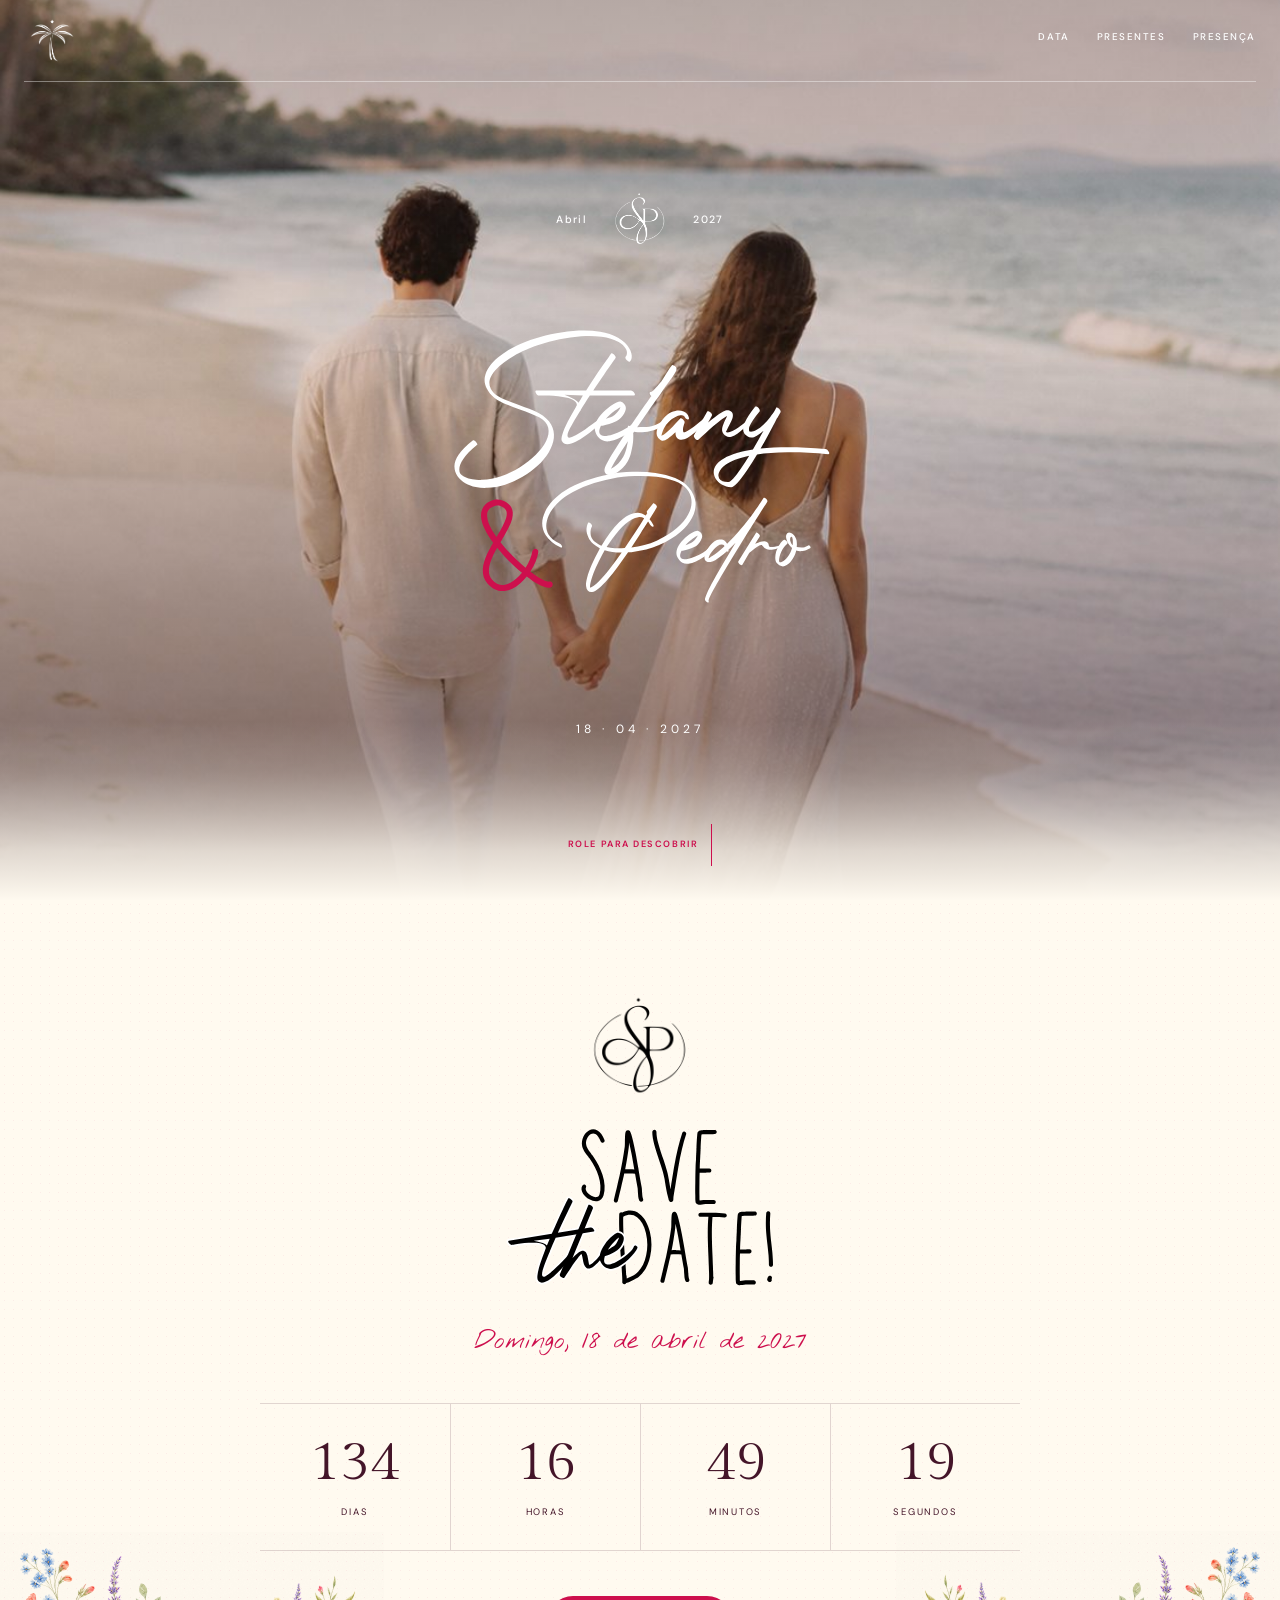
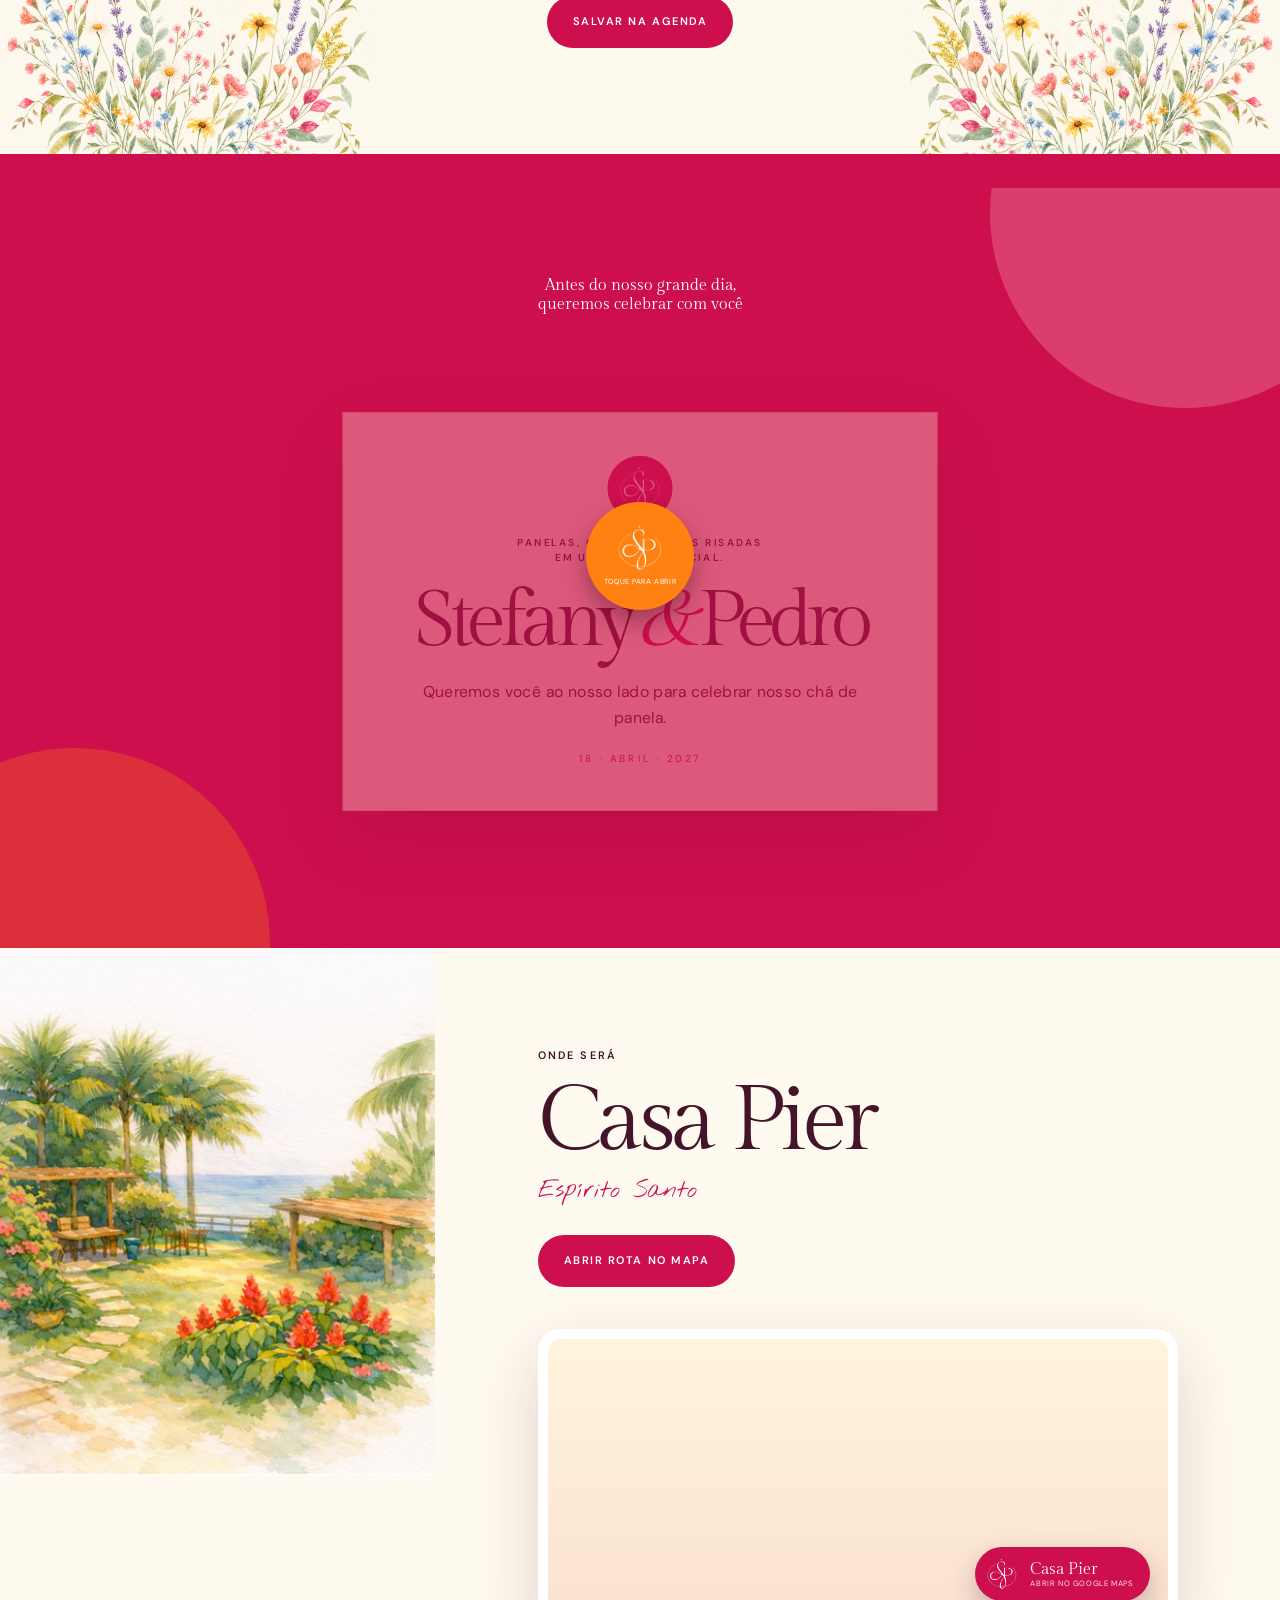
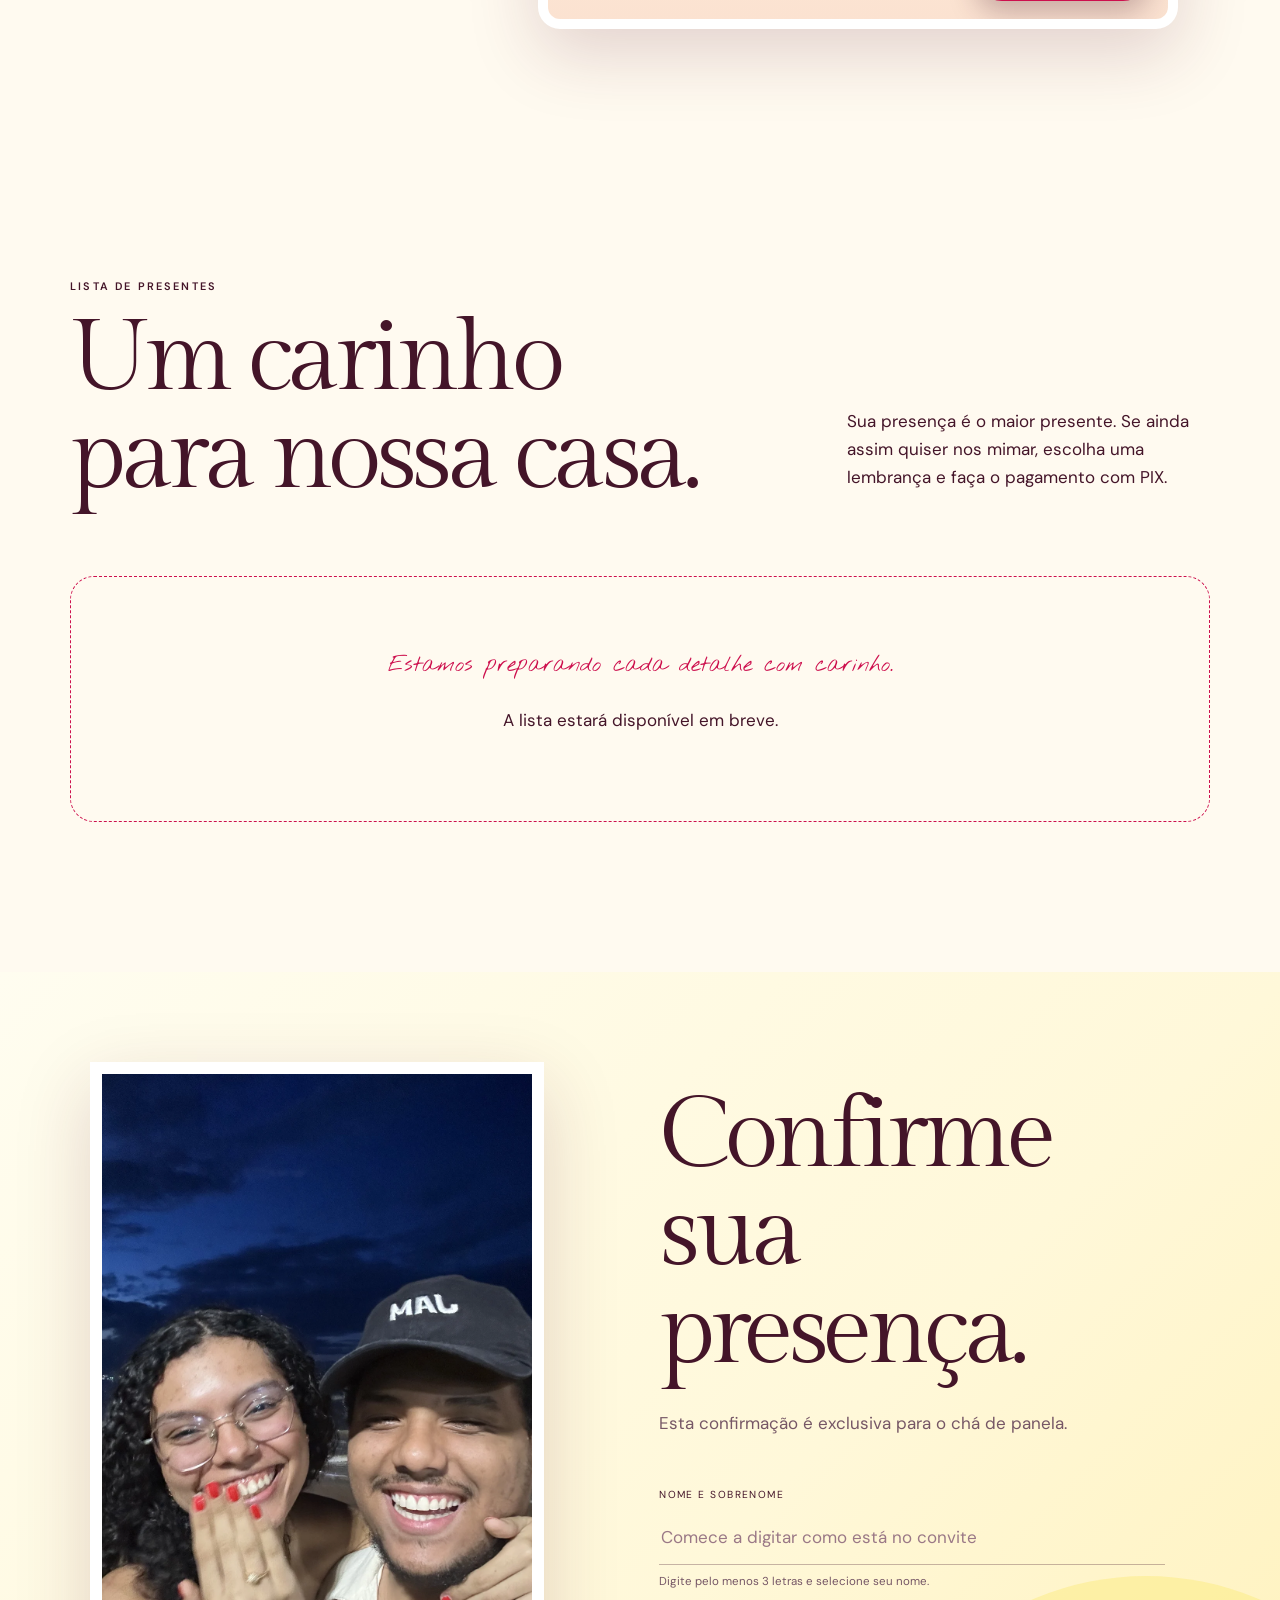
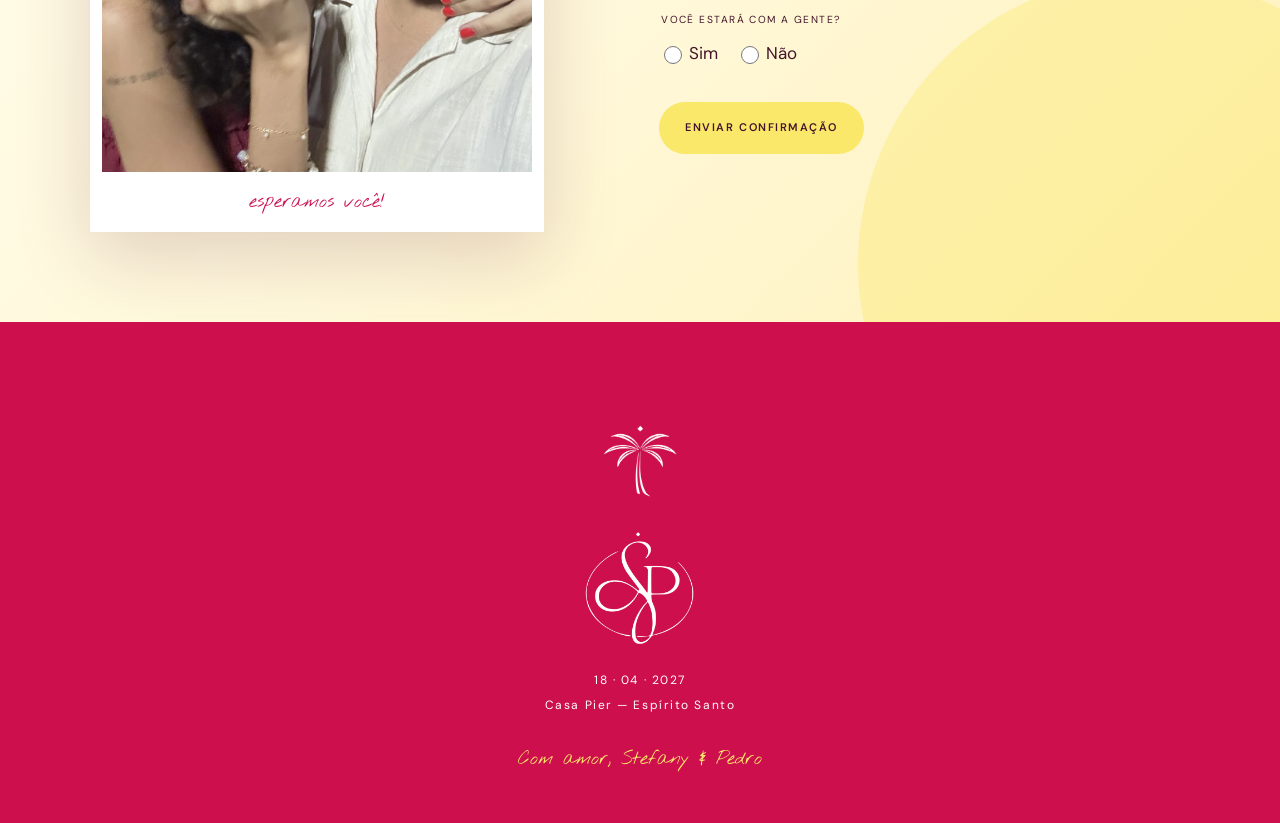
<file: cha-de-panela.html>
<!DOCTYPE html>
<html lang="pt-BR">
<head>
  <meta charset="UTF-8">
  <meta name="viewport" content="width=device-width, initial-scale=1">
  <meta name="theme-color" content="#cd0f4d">
  <meta name="robots" content="noindex, nofollow">
  <meta name="description" content="Convite para o chá de panela de Stefany e Pedro.">
  <title>Chá de Panela — Stefany &amp; Pedro</title>
  <link rel="preconnect" href="https://fonts.googleapis.com">
  <link rel="preconnect" href="https://fonts.gstatic.com" crossorigin>
  <link href="https://fonts.googleapis.com/css2?family=DM+Sans:wght@300;400;500;600&amp;family=Gilda+Display&amp;family=Nothing+You+Could+Do&amp;display=swap" rel="stylesheet">
  <link rel="stylesheet" href="styles.css?v=20260821-53">
</head>
<body>
  <a class="skip" href="#conteudo">Ir para o conteúdo</a>

  <nav class="site-nav" aria-label="Navegação principal">
    <a class="nav-mark" href="#inicio" aria-label="Stefany e Pedro — início"><img src="assets/identity-palm.png" alt="" aria-hidden="true"></a>
    <button class="menu-toggle" type="button" aria-expanded="false" aria-controls="nav-links" aria-label="Abrir menu"><span></span><span></span></button>
    <div class="nav-links" id="nav-links">
      <a href="#save-the-date">Data</a>
      <a href="#presentes">Presentes</a>
      <a href="#rsvp">Presença</a>
    </div>
  </nav>

  <main id="conteudo">
    <header class="hero" id="inicio">
      <div class="hero-media" aria-hidden="true">
        <video id="hero-video" autoplay muted loop playsinline poster="assets/hero-casal.jpg">
          <source src="assets/video-casal.mp4" type="video/mp4">
        </video>
        <img class="hero-fallback" src="assets/hero-casal.jpg" alt="">
      </div>
      <div class="hero-shade"></div>
      <div class="hero-content reveal">
        <div class="hero-year"><span>Abril</span><img class="brand-monogram hero-monogram" src="assets/monogram-sp.png" alt="Monograma de Stefany e Pedro"><span>2027</span></div>
        <h1 class="hero-lettering" aria-label="Stefany e Pedro"><img src="assets/convites-virtuais.svg?v=20260821-2" alt="" aria-hidden="true"></h1>
        <p class="hero-date">18 · 04 · 2027</p>
        <button class="sound-toggle" id="sound-toggle" type="button" aria-pressed="false" hidden><span class="sound-bars" aria-hidden="true"><i></i><i></i><i></i></span><span id="sound-label">Ativar som</span></button>
      </div>
      <a class="scroll-cue" href="#save-the-date"><span>role para descobrir</span><i></i></a>
    </header>

    <section class="save-date paper-section" id="save-the-date" aria-label="Save the date">
      <img class="save-floral save-floral-left" src="assets/watercolor-wildflowers.png" alt="" aria-hidden="true" loading="lazy" decoding="async">
      <img class="save-floral save-floral-right" src="assets/watercolor-wildflowers.png" alt="" aria-hidden="true" loading="lazy" decoding="async">
      <div class="save-inner reveal">
        <img class="save-monogram" src="assets/monogram-sp.png" alt="Monograma S e P">
        <div class="save-lettering"><img src="assets/save-the-date-lettering.svg" alt="Save the date"></div>
        <p class="date-written">Domingo, 18 de abril de 2027</p>
        <div class="countdown" data-date="2027-04-18T16:00:00-03:00" aria-label="Contagem regressiva para o chá de panela">
          <div><strong id="count-days">000</strong><span>dias</span></div>
          <div><strong id="count-hours">00</strong><span>horas</span></div>
          <div><strong id="count-minutes">00</strong><span>minutos</span></div>
          <div><strong id="count-seconds">00</strong><span>segundos</span></div>
        </div>
        <button class="button button-wine" type="button" id="calendar-button">Salvar na agenda</button>
      </div>
    </section>

    <section class="invitation-section" id="convite" aria-labelledby="convite-title">
      <div class="invite-parents reveal"><p>Antes do nosso grande dia,<br>queremos celebrar com você</p></div>
      <div class="invitation-card reveal" id="invitation-card">
        <button class="seal" id="open-invite" type="button" aria-expanded="false" aria-controls="invite-copy"><img src="assets/monogram-sp.png" alt="" aria-hidden="true"><small>toque para abrir</small></button>
        <div class="invite-copy" id="invite-copy">
          <span class="invite-monogram-badge"><img class="brand-monogram invite-monogram" src="assets/monogram-sp.png" alt="Monograma de Stefany e Pedro"></span>
          <p class="eyebrow">PANELAS, CARINHO E BOAS RISADAS<br>EM UMA TARDE ESPECIAL.</p>
          <h2 id="convite-title">Stefany <i>&amp;</i> Pedro</h2>
          <p>Queremos você ao nosso lado para celebrar nosso chá de panela.</p>
          <span class="invite-date">18 · abril · 2027</span>
        </div>
      </div>
    </section>


    <section class="venue" id="local" aria-labelledby="local-title">
      <div class="venue-photo reveal"><img src="assets/venue-watercolor-palms.png" alt="Aquarela tropical do local do chá de panela" loading="lazy" decoding="async"></div>
      <div class="venue-copy reveal">
        <p class="eyebrow">Onde será</p><h2 id="local-title">Casa Pier</h2><p class="venue-place">Espírito Santo</p>
        <a class="button button-wine" href="https://www.google.com/maps/search/?api=1&amp;query=Casa+Pier+Esp%C3%ADrito+Santo" target="_blank" rel="noopener">Abrir rota no mapa</a>
        <div class="map-preview"><iframe src="https://www.google.com/maps?q=Casa+Pier+Esp%C3%ADrito+Santo&amp;output=embed" title="Mapa da Casa Pier, Espírito Santo" loading="lazy" referrerpolicy="no-referrer-when-downgrade"></iframe><a class="map-overlay-link" href="https://www.google.com/maps/search/?api=1&amp;query=Casa+Pier+Esp%C3%ADrito+Santo" target="_blank" rel="noopener"><img src="assets/monogram-sp.png" alt="" aria-hidden="true"><span><strong>Casa Pier</strong><small>Abrir no Google Maps</small></span></a></div>
      </div>
    </section>


    <section class="gifts" id="presentes" aria-labelledby="gifts-title">
      <div class="gifts-heading reveal"><div><p class="eyebrow">Lista de presentes</p><h2 id="gifts-title">Um carinho<br>para nossa casa.</h2></div><p>Sua presença é o maior presente. Se ainda assim quiser nos mimar, escolha uma lembrança e faça o pagamento com PIX.</p></div>
      <div class="grid-presentes" id="container-presentes" aria-live="polite"></div>
    </section>

    <section class="rsvp" id="rsvp" aria-labelledby="rsvp-title">
      <div class="rsvp-photo reveal"><img src="assets/photos/memory-02.webp" alt="Stefany e Pedro sorrindo juntos" loading="lazy" decoding="async"><span class="hand">esperamos você!</span></div>
      <div class="rsvp-copy reveal">
        <h2 id="rsvp-title">Confirme sua presença.</h2><p>Esta confirmação é exclusiva para o chá de panela.</p>
        <form id="shower-rsvp-form" class="pretty-form">
          <label for="shower-rsvp-name">Nome e sobrenome</label>
          <div class="guest-name-field">
            <input id="shower-rsvp-name" name="name" type="text" autocomplete="off" maxlength="120" required placeholder="Comece a digitar como está no convite" aria-autocomplete="list" aria-controls="shower-guest-suggestions" aria-expanded="false">
            <input id="shower-rsvp-guest-id" name="guest_id" type="hidden">
            <div id="shower-guest-suggestions" class="guest-suggestions" role="listbox" hidden></div>
          </div>
          <small id="shower-rsvp-guest-limit" class="guest-limit" aria-live="polite">Digite pelo menos 3 letras e selecione seu nome.</small>
          <fieldset><legend>Você estará com a gente?</legend><label class="choice"><input type="radio" name="attendance" value="sim" required><span>Sim</span></label><label class="choice"><input type="radio" name="attendance" value="nao"><span>Não</span></label></fieldset>
          <div id="shower-guest-count-field" hidden><label for="shower-guest-count">Quantas pessoas irão?</label><input id="shower-guest-count" name="guest_count" type="number" min="1" max="1" value="1"></div>
          <input class="honeypot" name="website" type="text" tabindex="-1" autocomplete="off" aria-hidden="true">
          <button class="button button-yellow" type="submit">Enviar confirmação</button><p class="form-status" id="shower-rsvp-status" role="status" aria-live="polite"></p>
        </form>
      </div>
    </section>

  </main>

  <footer class="site-footer">
    <img class="footer-palm" src="assets/identity-palm.png" alt=""><img class="footer-monogram" src="assets/monogram-sp.png" alt="Monograma de Stefany e Pedro"><p>18 · 04 · 2027</p><p>Casa Pier — Espírito Santo</p><p class="hand">Com amor, Stefany &amp; Pedro</p>
  </footer>

  <div id="modal-pagamento" class="modal-overlay" role="dialog" aria-modal="true" aria-labelledby="checkout-title" hidden>
    <div class="modal-content"><button class="modal-close" type="button" id="modal-close" aria-label="Fechar pagamento">×</button><img class="brand-monogram checkout-monogram" src="assets/monogram-sp.png" alt="Monograma de Stefany e Pedro"><h2 id="checkout-title">Obrigado pelo carinho</h2><p id="resumo-compra"></p>
      <div id="area-pix"><p class="eyebrow">Pagamento via PIX</p><p id="aviso-valor-pix"></p><p>Use o PIX Copia e Cola no aplicativo do seu banco:</p><button class="button button-wine" type="button" id="copy-pix">Copiar código PIX</button></div>
      <div id="area-cartao" hidden><p>Prefere pagar com cartão?</p><a id="btn-link-pagamento" class="button button-wine" href="#" target="_blank" rel="noopener">Pagar com cartão</a></div>
    </div>
  </div>

  <script src="cha-de-panela.js?v=20260821-10"></script>
</body>
</html>
</file>
<file: styles.css>
:root{
  --pink:#ffb3bd;--yellow:#fae86a;--green:#43b02a;--orange:#fe8111;--wine:#cd0f4d;
  --paper:#fffaf0;--cream:#fff4dc;--ink:#441529;--white:#fff;--muted:#765766;
  --display:'Gilda Display',Georgia,serif;--sans:'DM Sans',Arial,sans-serif;--hand:'Nothing You Could Do',cursive;
  --shadow:0 24px 70px rgba(92,25,52,.18);--line:rgba(68,21,41,.16)
}
*,*:before,*:after{box-sizing:border-box}
html{scroll-behavior:smooth;scroll-padding-top:80px}
body{margin:0;background:var(--paper);color:var(--ink);font:400 17px/1.65 var(--sans);overflow-x:hidden}
body.modal-open{overflow:hidden}
img,video,svg{display:block;max-width:100%}
button,input,textarea{font:inherit}button,a{-webkit-tap-highlight-color:transparent}
h1,h2,h3,p{margin-top:0}h1,h2,h3{font-family:var(--display);font-weight:400;line-height:.98}
a{color:inherit}::selection{background:var(--pink);color:var(--ink)}
[hidden]{display:none!important}
.skip{position:fixed;top:10px;left:10px;z-index:9999;padding:10px 16px;background:var(--ink);color:#fff;transform:translateY(-150%)}.skip:focus{transform:none}
.eyebrow{margin-bottom:18px;font:600 .68rem/1 var(--sans);letter-spacing:.2em;text-transform:uppercase}
.hand{font-family:var(--hand)}
.button{display:inline-flex;min-height:52px;align-items:center;justify-content:center;padding:14px 26px;border:0;border-radius:999px;font:600 .69rem/1 var(--sans);letter-spacing:.14em;text-decoration:none;text-transform:uppercase;cursor:pointer;transition:transform .25s,box-shadow .25s,background .25s}.button:hover,.button:focus-visible{transform:translateY(-3px);box-shadow:0 12px 26px rgba(68,21,41,.16)}.button-wine{background:var(--wine);color:#fff}.button-yellow{background:var(--yellow);color:var(--ink)}

/* Navigation */
.site-nav{position:fixed;inset:0 0 auto;z-index:1000;display:flex;width:min(calc(100% - 48px),1400px);height:82px;margin:auto;align-items:center;justify-content:space-between;border-bottom:1px solid rgba(255,255,255,.4);color:#fff}
.nav-mark{display:grid;width:56px;height:56px;place-items:center;text-decoration:none}.nav-mark img{width:46px;height:46px;object-fit:contain;filter:invert(1) brightness(2);transition:transform .3s,filter .4s ease-in-out}.nav-mark:hover img,.nav-mark:focus-visible img{transform:translateY(-2px) rotate(-4deg)}
.site-nav{transition:color .4s ease-in-out,border-color .4s ease-in-out}.site-nav .nav-links a:after{transition:width .25s,background .4s ease-in-out}.site-nav.nav-on-light{border-bottom-color:rgba(205,15,77,.48);color:var(--wine)}.site-nav.nav-on-light .nav-mark img{filter:invert(16%) sepia(79%) saturate(3067%) hue-rotate(326deg) brightness(89%)}.site-nav.nav-on-light .nav-links a:after{background:var(--wine)}.site-nav.nav-on-light .nav-links.open{color:#fff}.site-nav.nav-on-light .nav-links.open a:after{background:var(--yellow)}
.nav-links{display:flex;align-items:center;gap:clamp(15px,2.1vw,34px)}.nav-links a{font:500 .61rem var(--sans);letter-spacing:.16em;text-decoration:none;text-transform:uppercase}.nav-links a:after{display:block;width:0;height:2px;margin-top:6px;background:var(--yellow);content:'';transition:width .25s}.nav-links a:hover:after,.nav-links a:focus-visible:after{width:100%}
.menu-toggle{display:none;width:46px;height:46px;padding:0;border:0;background:none}.menu-toggle span{display:block;width:25px;height:1px;margin:7px auto;background:currentColor;transition:.25s}.menu-toggle.open span:first-child{transform:translateY(4px) rotate(45deg)}.menu-toggle.open span:last-child{transform:translateY(-4px) rotate(-45deg)}

/* Hero */
.hero{position:relative;display:grid;min-height:100svh;place-items:center;isolation:isolate;overflow:hidden;color:#fff}
.hero:after{position:absolute;right:0;bottom:-1px;left:0;z-index:-1;height:clamp(145px,20vh,220px);background:linear-gradient(180deg,rgba(255,250,240,0),rgba(255,250,240,.22) 28%,rgba(255,250,240,.78) 72%,var(--paper) 100%);content:'';pointer-events:none}
.hero-media,.hero-shade{position:absolute;inset:0}.hero-media{z-index:-3;background:#7d5c4c}.hero-media video,.hero-fallback{width:100%;height:100%;object-fit:cover}.hero-fallback{position:absolute;inset:0;z-index:-1}.video-ready .hero-fallback{opacity:0}.hero-shade{z-index:-2;background:linear-gradient(180deg,rgba(31,9,19,.25),rgba(31,9,19,.05) 40%,rgba(31,9,19,.56))}
.hero-content{padding:120px 24px 90px;text-align:center}.hero-year{display:flex;align-items:center;justify-content:center;gap:24px;margin-bottom:25px;font:500 .66rem var(--sans);letter-spacing:.13em}.brand-monogram{display:block;object-fit:contain}.hero-monogram{width:58px;height:58px;filter:invert(1)}.invite-monogram,.checkout-monogram{width:66px;height:66px;margin:0 auto 20px;filter:invert(16%) sepia(79%) saturate(3067%) hue-rotate(326deg) brightness(89%)}
.hero-lettering{position:relative;width:clamp(300px,30vw,390px);aspect-ratio:279/307;margin:0 auto;overflow:hidden;filter:drop-shadow(0 5px 20px rgba(0,0,0,.25))}.hero-lettering img{position:absolute;top:-17.9%;left:-2.2%;width:106.5%;max-width:none}.hero-date{margin:24px 0 0;font-size:.75rem;letter-spacing:.35em}.sound-toggle{display:inline-flex;align-items:center;gap:10px;margin-top:35px;padding:9px 14px;border:1px solid rgba(255,255,255,.6);border-radius:99px;background:rgba(0,0,0,.15);color:#fff;font-size:.62rem;letter-spacing:.13em;text-transform:uppercase;cursor:pointer;backdrop-filter:blur(8px)}
.sound-bars{display:flex;height:12px;align-items:end;gap:2px}.sound-bars i{display:block;width:2px;height:6px;background:currentColor}.sound-toggle[aria-pressed=true] .sound-bars i{animation:sound .7s infinite alternate}.sound-toggle[aria-pressed=true] .sound-bars i:nth-child(2){animation-delay:.2s}.sound-toggle[aria-pressed=true] .sound-bars i:nth-child(3){animation-delay:.4s}@keyframes sound{to{height:12px}}
.scroll-cue{position:absolute;bottom:34px;z-index:1;display:flex;align-items:center;gap:13px;color:var(--wine);font-size:.57rem;font-weight:600;letter-spacing:.17em;text-decoration:none;text-transform:uppercase}.scroll-cue i{display:block;width:1px;height:42px;background:var(--wine);animation:scroll 1.6s infinite}@keyframes scroll{50%{transform:scaleY(.45);transform-origin:top}}

/* Save the date */
.paper-section{background-color:var(--paper);background-image:radial-gradient(rgba(205,15,77,.055) .8px,transparent .8px);background-size:9px 9px}
.save-date{position:relative;min-height:860px;padding:92px 24px 140px;overflow:hidden;text-align:center}.save-date:after{position:absolute;right:0;bottom:0;left:0;z-index:2;height:34px;background:var(--wine);content:''}.save-inner{position:relative;z-index:3;width:min(100%,870px);margin:auto}.identity-palm{width:72px;margin:0 auto 28px;filter:invert(16%) sepia(79%) saturate(3067%) hue-rotate(326deg) brightness(89%)}.save-monogram{width:108px;height:108px;margin:0 auto 16px;object-fit:contain;filter:none}.save-lettering{width:clamp(230px,22vw,285px);aspect-ratio:262/180;margin:0 auto 16px;overflow:hidden}.save-lettering img{width:116.6%;max-width:none;height:auto;transform:translate(-10px,-27%)}.save-date h2,.section-heading h2,.details h2,.gallery h2,.gifts h2,.rsvp h2,.message-section h2{font-size:clamp(3.2rem,7.8vw,7.2rem);letter-spacing:-.055em}.save-date h2{margin-bottom:28px}.date-written{margin-bottom:45px;color:var(--wine);font:clamp(1.15rem,2vw,1.55rem) var(--hand)}
.countdown{display:grid;grid-template-columns:repeat(4,1fr);width:min(100%,760px);margin:0 auto 45px;border-top:1px solid var(--line);border-bottom:1px solid var(--line)}.countdown div{position:relative;padding:26px 12px}.countdown div+div{border-left:1px solid var(--line)}.countdown strong{display:block;font:clamp(2rem,4.3vw,4rem) var(--display);font-variant-numeric:tabular-nums}.countdown span{font-size:.59rem;letter-spacing:.19em;text-transform:uppercase}
.save-floral{position:absolute;bottom:0;z-index:1;width:clamp(340px,30vw,510px);height:clamp(300px,28vw,430px);object-fit:contain;mix-blend-mode:multiply;opacity:.92;pointer-events:none;user-select:none}.save-floral-left{left:0;object-position:left bottom}.save-floral-right{right:0;object-position:right bottom;transform:scaleX(-1)}

/* Interactive invitation */
.invitation-section{position:relative;min-height:760px;padding:88px 24px 112px;background:var(--wine);color:#fff;overflow:hidden;text-align:center}.invitation-section:before,.invitation-section:after{position:absolute;border-radius:50%;content:'';opacity:.28}.invitation-section:before{top:-170px;right:-100px;width:390px;height:390px;background:var(--pink)}.invitation-section:after{bottom:-190px;left:-120px;width:390px;height:390px;background:var(--orange)}.invite-parents{position:relative;z-index:2;margin-bottom:28px;color:#fff;font:1rem var(--display)}
.invitation-card{position:relative;z-index:3;width:min(92vw,640px);min-height:420px;margin:auto;perspective:1200px}.invite-copy{display:grid;min-height:420px;padding:46px clamp(28px,7vw,68px);border:1px solid rgba(68,21,41,.12);background:var(--cream);color:var(--ink);box-shadow:0 28px 80px rgba(50,4,24,.34);place-content:center;transition:transform .8s cubic-bezier(.2,.7,.2,1),opacity .5s;transform:translateY(55px) scale(.93);opacity:.32}.invitation-card.open .invite-copy{transform:none;opacity:1}.invite-monogram-badge{display:grid;width:70px;height:70px;margin:0 auto 16px;border-radius:50%;background:var(--wine);place-items:center}.invite-monogram-badge .invite-monogram{width:50px;height:50px;margin:0;filter:invert(1)}.invite-copy h2{margin:0 0 20px;font-size:clamp(3rem,7vw,5.3rem);letter-spacing:-.09em}.invite-copy h2 i{margin-inline:-.08em;color:var(--wine);font-family:var(--hand)}.invite-copy>p:not(.eyebrow){max-width:470px;margin:0 auto 22px}.invite-date{color:var(--wine);font-size:.68rem;letter-spacing:.27em;text-transform:uppercase}
.seal{position:absolute;top:50%;left:50%;z-index:5;display:grid;width:108px;height:108px;padding:12px;border:0;border-radius:50%;background:var(--orange);box-shadow:0 12px 24px rgba(50,4,24,.36);color:#fff;place-content:center;cursor:pointer;transform:translate(-50%,-50%);transition:.7s cubic-bezier(.2,.7,.2,1)}.seal img{width:50px;height:50px;margin:auto;filter:invert(1)}.seal small{margin-top:3px;font-size:.46rem;letter-spacing:.08em;text-transform:uppercase}.invitation-card.open .seal{top:18px;left:calc(100% - 18px);width:72px;height:72px;padding:10px;transform:translate(-50%,-50%) rotate(12deg)}.invitation-card.open .seal img{width:40px;height:40px}.invitation-card.open .seal small{display:none}.invite-note{position:relative;z-index:4;margin-top:26px;color:#ffdbe2;font-size:.92rem}

/* Formal invitation */
.couple-notes{position:relative;display:grid;min-height:770px;padding:44px 4vw 70px;border-top:5px solid var(--wine);background:#f7f4ec;color:#623b25;overflow:hidden;place-items:center;isolation:isolate}.couple-notes:before{position:absolute;inset:0;z-index:-1;background:url('assets/watercolor-wildflowers.png') center/cover no-repeat;content:'';filter:grayscale(1) sepia(1) saturate(.35);mix-blend-mode:multiply;opacity:.045}.formal-invitation{display:flex;flex-direction:column;justify-content:center;width:min(100%,1120px);min-height:650px;text-align:center}.formal-families{display:grid;grid-template-columns:1fr 145px 1fr;align-items:center;gap:26px;width:min(100%,650px);margin:0 auto}.formal-families p{margin:0;font:clamp(1rem,1.25vw,1.3rem)/1.06 var(--display)}.formal-monogram{width:140px;height:140px;margin:auto;object-fit:contain;filter:sepia(1) saturate(.65) brightness(.54)}.formal-blessing{margin:48px 0 34px;font:clamp(1.45rem,1.8vw,1.9rem)/1.1 var(--display)}.formal-couple-title{position:relative;display:flex;justify-content:center;align-items:center;margin:0;font:clamp(5rem,7.5vw,8rem)/.9 var(--display);letter-spacing:-.095em;white-space:nowrap}.formal-couple-title i{position:relative;z-index:2;margin:0 -.24em;color:rgba(98,59,37,.28);font-family:var(--display);font-size:1.32em;font-style:italic;font-weight:400;transform:translateY(.04em)}.formal-couple-title span{position:relative;z-index:1}.formal-invite-text{margin:66px auto 0;font:clamp(1.45rem,1.85vw,1.9rem)/1.08 var(--display)}
.polaroid{margin:0;padding:11px;background:#fff;box-shadow:var(--shadow);cursor:zoom-in;transition:transform .35s,box-shadow .35s}.polaroid:hover,.polaroid:focus-visible{z-index:10;box-shadow:0 32px 80px rgba(92,25,52,.3);transform:rotate(0) translateY(-8px) scale(var(--scroll-scale,1))!important}.polaroid img{width:100%;height:100%;object-fit:cover}

/* Details */
.details{position:relative;padding:110px 5vw 125px;background:var(--cream);color:var(--ink);overflow:hidden}.details:before{position:absolute;top:-130px;right:-90px;width:360px;height:360px;border:65px solid rgba(255,179,189,.38);border-radius:50%;content:''}.details-header{position:relative;display:grid;grid-template-columns:1.5fr .7fr;align-items:end;gap:45px;width:min(100%,1180px);margin:0 auto 55px}.details-header .eyebrow{grid-column:1/-1;color:var(--wine)}.details-header h2{margin:0}.details-header>p:last-child{max-width:360px;margin:0 0 14px;color:var(--muted)}.details-grid{position:relative;display:grid;grid-template-columns:minmax(0,1.12fr) minmax(340px,.88fr);gap:26px;width:min(100%,1180px);margin:auto;background:transparent;align-items:start}.timeline,.info-accordions{position:relative;padding:clamp(28px,4vw,52px);border:1px solid rgba(205,15,77,.16);background:var(--paper);box-shadow:var(--shadow)}.timeline{transform:rotate(-.6deg)}.timeline:after{position:absolute;top:-13px;left:50%;width:110px;height:27px;background:rgba(250,232,106,.72);content:'';transform:translateX(-50%) rotate(2deg)}.timeline h3{margin-bottom:28px;color:var(--wine);font:2.5rem var(--hand)}.timeline ol{position:relative;margin:0;padding:0;list-style:none}.timeline ol:before{position:absolute;top:24px;bottom:24px;left:142px;width:2px;background:rgba(67,176,42,.5);content:''}.timeline li{position:relative;display:grid;grid-template-columns:58px 72px 1fr;gap:13px;align-items:center;min-height:82px;margin-bottom:12px}.timeline-doodle{display:block;width:72px;height:72px;background-image:url('assets/schedule-doodles-pencil-v2.png');background-repeat:no-repeat;background-size:400% auto}.timeline li:nth-child(1) .timeline-doodle{background-position:0 center}.timeline li:nth-child(2) .timeline-doodle{background-position:33.333% center}.timeline li:nth-child(3) .timeline-doodle{background-position:66.666% center}.timeline li:nth-child(4) .timeline-doodle{background-position:100% center}.timeline time{color:var(--wine);font:.88rem var(--sans)}.timeline strong{display:block;font:1.34rem var(--display)}.timeline li div span{display:block;color:var(--muted);font-size:.82rem}.schedule-note{margin:24px 0 0;padding-top:18px;border-top:1px solid var(--line);color:var(--muted);font-size:.72rem}.info-accordions{transform:rotate(.5deg)}.info-accordions details{border-bottom:1px solid var(--line)}.info-accordions summary{display:grid;grid-template-columns:40px 1fr auto;align-items:center;padding:22px 0;list-style:none;cursor:pointer;font:1.35rem var(--display)}.info-accordions summary::-webkit-details-marker{display:none}.info-accordions summary span{color:var(--wine);font:.64rem var(--sans);letter-spacing:.12em}.info-accordions summary i{color:var(--wine);font:1.6rem var(--sans);transition:transform .25s}.info-accordions details[open] summary i{transform:rotate(45deg)}.info-accordions details>div{padding:0 0 28px}.info-accordions h3{margin-bottom:16px;color:var(--wine);font-size:2.25rem}.info-accordions p{color:var(--muted)}.dress-code-art{width:112%;max-width:none;margin:18px -6% -18px;filter:drop-shadow(0 14px 22px rgba(68,21,41,.12));transform-origin:50% 100%;will-change:transform;animation:guests-dancing 6s ease-in-out infinite}@keyframes guests-dancing{0%,100%{transform:translateY(0) rotate(-.35deg)}25%{transform:translateY(-7px) rotate(.45deg)}50%{transform:translateY(-2px) rotate(-.2deg)}75%{transform:translateY(-9px) rotate(.35deg)}}

.timeline-doodle{transform:translateX(-20px)}
.info-accordions details.is-closing summary i{transform:rotate(0)}

/* Venue */
.venue{display:grid;grid-template-columns:min(34vw,650px) minmax(0,1fr);min-height:780px;background:var(--paper)}.venue-photo{position:relative;align-self:start;aspect-ratio:421/510;min-height:0;background:transparent;overflow:hidden}.venue-photo>img{position:static;width:100%;height:auto}.venue-tag{position:absolute;right:24px;bottom:24px;padding:10px 18px;border-radius:99px;background:var(--yellow);font-size:.62rem;letter-spacing:.14em}.venue-copy{display:flex;padding:clamp(55px,8vw,120px);flex-direction:column;align-items:flex-start;justify-content:center}.venue-copy h2{margin:0;font-size:clamp(4rem,7vw,7.2rem);letter-spacing:-.06em}.venue-place{margin:8px 0 28px;color:var(--wine);font:1.5rem var(--hand)}.venue-copy>p:not(.eyebrow):not(.venue-place){max-width:420px}.map-preview{position:relative;width:100%;height:220px;margin-top:42px;border:1px solid var(--line);background-color:#ffe7a3;background-image:linear-gradient(27deg,transparent 45%,rgba(255,255,255,.75) 46%,rgba(255,255,255,.75) 54%,transparent 55%),linear-gradient(135deg,transparent 43%,rgba(67,176,42,.25) 44%,rgba(67,176,42,.25) 58%,transparent 59%);overflow:hidden;text-decoration:none}.map-preview small{position:absolute;right:18px;bottom:15px;padding:6px 10px;background:var(--paper);font-size:.62rem;text-transform:uppercase}.map-pin{position:absolute;top:46%;left:51%;z-index:2;display:grid;width:52px;height:52px;border-radius:50% 50% 50% 0;background:var(--wine);color:#fff;place-items:center;font:1rem var(--display);transform:rotate(-45deg)}.map-pin img{width:29px;height:29px;filter:invert(1);transform:rotate(45deg)}.map-line{position:absolute;height:3px;border-radius:10px;background:#fff;transform-origin:left}.line-a{top:38%;left:2%;width:57%;transform:rotate(12deg)}.line-b{top:64%;left:23%;width:70%;transform:rotate(-8deg)}.line-c{top:7%;left:66%;width:45%;transform:rotate(70deg)}
.map-preview{position:relative;width:100%;height:300px;margin-top:42px;border:10px solid #fff;border-radius:22px;background:var(--cream);box-shadow:var(--shadow);overflow:hidden}.map-preview:after{position:absolute;inset:0;background:linear-gradient(180deg,rgba(255,250,240,.04),rgba(205,15,77,.08));content:'';pointer-events:none}.map-preview iframe{width:100%;height:100%;border:0;filter:saturate(.72) sepia(.12) contrast(.94)}.map-overlay-link{position:absolute;right:18px;bottom:18px;z-index:2;display:flex;align-items:center;gap:11px;padding:10px 16px 10px 10px;border-radius:999px;background:var(--wine);color:#fff;box-shadow:0 12px 28px rgba(68,21,41,.28);text-decoration:none;transition:transform .25s,box-shadow .25s}.map-overlay-link:hover,.map-overlay-link:focus-visible{box-shadow:0 16px 34px rgba(68,21,41,.34);transform:translateY(-3px)}.map-overlay-link img{width:34px;height:34px;object-fit:contain;filter:invert(1)}.map-overlay-link span{display:grid;line-height:1.15}.map-overlay-link strong{font:1rem var(--display)}.map-overlay-link small{position:static;padding:0;background:transparent;color:#ffe7ec;font-size:.48rem;letter-spacing:.08em;text-transform:uppercase}
.dress-code-art{width:118%;margin:24px -9% -14px;filter:none}

.venue{position:relative}

/* Gallery */
.gallery{position:relative;padding:150px 5vw 190px;background:var(--wine);color:#fff;overflow:hidden}.gallery:after{position:absolute;right:0;bottom:0;left:0;z-index:1;height:28px;background:var(--wine);content:''}.gallery-heading{display:grid;grid-template-columns:1.4fr .7fr;gap:40px;align-items:end;width:min(100%,1180px);margin:0 auto 60px}.gallery-heading .eyebrow{grid-column:1/-1}.gallery-heading h2{margin:0}.gallery-heading>p:last-child{max-width:320px;color:#ffe5ea}.polaroid-wall{position:relative;width:min(100%,1180px);height:920px;margin:auto}.gallery-watercolor{position:absolute;bottom:-215px;left:50%;z-index:0;width:128%;max-width:none;mix-blend-mode:screen;filter:grayscale(1) invert(1) brightness(3) contrast(1.35);opacity:.48;pointer-events:none;transform:translateX(-50%);user-select:none}#polaroid-wall .polaroid{--scroll-scale:.72;--drift-x:0px;position:absolute;z-index:2;color:var(--ink);transform:translate3d(var(--drift-x),0,0) scale(var(--scroll-scale));transform-origin:center;transition:box-shadow .35s;will-change:transform}#polaroid-wall .polaroid:hover,#polaroid-wall .polaroid:focus-visible{transform:translate3d(var(--drift-x),0,0) scale(var(--scroll-scale))!important}.polaroid-wall .polaroid img{height:calc(100% - 8px)}.p1{top:0;left:0;width:31%;height:430px}.p2{top:0;left:35%;z-index:3;width:30%;height:460px}.p3{top:0;right:0;width:29%;height:360px}.p4{bottom:0;left:4%;width:31%;height:350px}
.polaroid-wall .polaroid img{height:100%}
.polaroid-wall{height:790px}.p1{top:0;left:3%;width:31%;height:390px}.p2{top:35px;right:4%;left:auto;width:30%;height:420px}.p3{top:auto;right:auto;bottom:0;left:21%;width:30%;height:355px}.p4{right:9%;bottom:18px;left:auto;width:29%;height:335px}

/* Gifts */
.gifts{padding:150px 24px;background:var(--paper)}.gifts-heading{display:grid;grid-template-columns:1.4fr .7fr;align-items:end;gap:50px;width:min(100%,1140px);margin:0 auto 70px}.gifts-heading h2{margin:0}.gifts-heading>p{max-width:360px;margin:0 0 14px}.grid-presentes{display:grid;grid-template-columns:repeat(2,minmax(0,1fr));gap:22px;width:min(100%,1140px);margin:auto}.card-presente{position:relative;display:flex;min-height:570px;padding:clamp(26px,4vw,48px);border:1px solid var(--line);border-radius:24px;background:#fff;flex-direction:column;overflow:hidden;transition:.3s}.card-presente:nth-child(4n+1){--accent:var(--pink)}.card-presente:nth-child(4n+2){--accent:var(--yellow)}.card-presente:nth-child(4n+3){--accent:var(--orange)}.card-presente:nth-child(4n){--accent:#8ed879}.card-presente:before{position:absolute;inset:0 0 auto;height:8px;background:var(--accent,var(--pink));content:''}.card-presente:hover{box-shadow:var(--shadow);transform:translateY(-5px)}.gift-image{position:relative;display:grid;width:100%;aspect-ratio:4/3;margin:0 0 26px;background:#fff8ef;place-items:center;overflow:hidden;flex:none}.gift-image img{position:absolute;inset:0;width:100%;height:100%;object-fit:contain;transition:transform .4s}.card-presente:hover .gift-image img{transform:scale(1.04)}.gift-image-placeholder{background:var(--cream)}.gift-image-placeholder span{font:1.5rem var(--hand);color:var(--wine)}.gift-number{font-size:.62rem;letter-spacing:.18em}.card-presente h3{margin:15px 0 25px;font-size:clamp(1.8rem,3vw,2.6rem)}.info-preco{display:flex;justify-content:space-between;gap:20px;margin-top:auto;color:var(--muted)}.info-preco p{margin:0}.info-preco .quota{color:var(--wine);font:1.35rem var(--display)}.controle-cotas{display:grid;grid-template-columns:1fr 70px;align-items:center;margin:22px 0 16px;border-top:1px solid var(--line);border-bottom:1px solid var(--line)}.controle-cotas label{font-size:.68rem;letter-spacing:.1em;text-transform:uppercase}.controle-cotas input{height:48px;margin:0;border:0;border-left:1px solid var(--line);text-align:center}.card-presente .button{width:100%;background:var(--wine);color:#fff}.empty-gifts{grid-column:1/-1;padding:70px;border:1px dashed var(--wine);border-radius:24px;text-align:center}.empty-gifts .hand{color:var(--wine);font-size:1.4rem}

/* RSVP and messages */
.pix-contribution{position:relative;padding:150px 24px;background:var(--wine);color:#fff;overflow:hidden;isolation:isolate}.pix-contribution:before{position:absolute;top:-260px;right:-180px;z-index:-2;width:620px;height:620px;border:110px solid rgba(250,232,106,.2);border-radius:50%;content:''}.pix-contribution:after{position:absolute;bottom:-230px;left:-170px;z-index:-2;width:520px;height:520px;border-radius:50%;background:rgba(255,179,189,.16);content:''}.pix-contribution-glow{position:absolute;top:22%;left:42%;z-index:-1;width:260px;height:260px;border-radius:50%;background:var(--orange);filter:blur(100px);opacity:.22}.pix-contribution-inner{display:grid;grid-template-columns:minmax(0,1fr) minmax(390px,.78fr);gap:clamp(65px,9vw,140px);align-items:center;width:min(100%,1120px);margin:auto}.pix-contribution-copy{max-width:590px}.pix-contribution-copy h2{margin:0 0 35px;font-size:clamp(3.5rem,6.6vw,6.5rem);letter-spacing:-.045em}.pix-contribution-copy>p:not(.eyebrow){max-width:520px;color:#ffe8ef}.pix-contribution-copy .hand{display:block;margin-top:38px;color:var(--yellow);font-size:1.25rem}.pix-contribution-card{padding:clamp(32px,5vw,60px);border-radius:28px;background:var(--paper);color:var(--ink);box-shadow:0 35px 90px rgba(45,12,27,.3)}.pix-contribution-monogram{width:92px;height:92px;margin:0 auto 28px;object-fit:contain}.pix-contribution-card form>label{display:block;margin-bottom:14px;font-size:.68rem;font-weight:600;letter-spacing:.14em;text-align:center;text-transform:uppercase}.pix-amount-options{display:grid;grid-template-columns:repeat(4,1fr);gap:8px;margin-bottom:14px}.pix-amount-option{min-height:42px;padding:7px;border:1px solid var(--line);border-radius:12px;background:#fff;color:var(--ink);font-size:.75rem;cursor:pointer;transition:.2s}.pix-amount-option:hover,.pix-amount-option:focus-visible,.pix-amount-option[aria-pressed=true]{border-color:var(--wine);outline:0;background:var(--pink);color:var(--ink)}.pix-value-field{display:flex;align-items:center;margin-bottom:16px;border:1px solid var(--line);border-radius:14px;background:#fff;overflow:hidden}.pix-value-field span{padding:0 0 0 18px;color:var(--wine);font:1.25rem var(--display)}.pix-value-field input{width:100%;height:58px;padding:8px 18px 8px 10px;border:0;outline:0;background:transparent;color:var(--ink);font:1.5rem var(--display)}.pix-contribution-card .button{width:100%}.pix-contribution-card .button:disabled{cursor:not-allowed;filter:grayscale(1);opacity:.45}.pix-contribution-status,.pix-copy-status{min-height:24px;margin:12px 0 0;color:var(--green);font-size:.76rem;text-align:center}.pix-contribution-status.error{color:var(--wine)}.pix-contribution-result{margin-top:30px;padding-top:28px;border-top:1px solid var(--line);text-align:center}.pix-contribution-result>p{color:var(--muted);font-size:.82rem}.pix-contribution-result>p:first-child{color:var(--ink);font-size:1rem}.pix-qrcode-frame{width:244px;margin:20px auto;padding:12px;border:1px solid var(--line);border-radius:18px;background:#fff}.pix-qrcode-frame canvas,.pix-qrcode-frame img{width:220px!important;height:220px!important;margin:auto}.pix-copy-status{color:var(--green)}

.rsvp{display:grid;grid-template-columns:.85fr 1.15fr;min-height:950px;background:var(--paper);color:var(--ink)}.rsvp-photo{position:relative;min-height:650px;margin:7vw 0 7vw 7vw;transform:rotate(-2deg)}.rsvp-photo img{width:100%;height:100%;object-fit:cover;object-position:center;border:12px solid #fff;border-bottom-width:60px;box-shadow:var(--shadow)}.rsvp-photo .hand{position:absolute;right:0;bottom:14px;left:0;color:var(--wine);font-size:1.2rem;text-align:center}.rsvp-copy{padding:clamp(70px,9vw,140px)}.rsvp-copy h2{margin:0 0 28px}.rsvp-copy>p:not(.eyebrow){max-width:520px;color:var(--muted)}
.pretty-form{max-width:600px;margin-top:50px}.pretty-form>label,.message-card>label{display:block;margin-bottom:6px;font-size:.64rem;letter-spacing:.14em;text-transform:uppercase}.pretty-form input[type=text],.pretty-form input[type=number],.pretty-form textarea,.message-card input,.message-card textarea{width:100%;margin:0 0 24px;padding:13px 2px;border:0;border-bottom:1px solid rgba(255,255,255,.6);border-radius:0;outline:0;background:transparent;color:#fff}.pretty-form textarea,.message-card textarea{min-height:105px;resize:vertical}.pretty-form input::placeholder,.pretty-form textarea::placeholder{color:rgba(255,255,255,.65)}.pretty-form fieldset{margin:0 0 24px;padding:0;border:0}.pretty-form legend{margin-bottom:11px;font-size:.64rem;letter-spacing:.14em;text-transform:uppercase}.choice{display:inline-flex;align-items:center;margin:0 18px 10px 0;cursor:pointer}.choice input{width:18px;height:18px;margin-right:7px;accent-color:var(--yellow)}.form-status{min-height:27px;margin:16px 0 0;font-size:.82rem}.form-status.success{color:var(--yellow)}.form-status.error{color:#fff0f3}.honeypot{position:absolute!important;left:-9999px!important;width:1px!important;height:1px!important;opacity:0!important}
.rsvp{position:relative;isolation:isolate;overflow:hidden;background:linear-gradient(135deg,#fffdf0,#fff8d9 58%,#fff1b8);color:var(--ink)}
.rsvp:before{position:absolute;z-index:-1;right:-12vw;bottom:-18vw;width:45vw;height:45vw;border-radius:50%;background:rgba(250,232,106,.38);content:''}
.rsvp-photo,.rsvp-copy{position:relative;z-index:1}.rsvp-copy>p:not(.eyebrow){color:var(--muted)}
.rsvp .pretty-form input[type=text],.rsvp .pretty-form input[type=number],.rsvp .pretty-form textarea{border-bottom-color:rgba(68,21,41,.3);color:var(--ink)}
.rsvp .pretty-form input::placeholder,.rsvp .pretty-form textarea::placeholder{color:#9a7886}.rsvp .choice input{accent-color:var(--wine)}.rsvp .form-status.success{color:var(--green)}.rsvp .form-status.error{color:var(--wine)}
.guest-name-field{position:relative}.guest-suggestions{position:absolute;z-index:20;top:calc(100% - 24px);right:0;left:0;border:1px solid rgba(68,21,41,.18);background:#fffdf6;box-shadow:0 18px 35px rgba(68,21,41,.14)}.guest-suggestion{display:block;width:100%;padding:13px 15px;border:0;border-bottom:1px solid rgba(68,21,41,.1);background:transparent;color:var(--ink);font:500 .9rem var(--sans);text-align:left;cursor:pointer}.guest-suggestion:last-child{border-bottom:0}.guest-suggestion:hover,.guest-suggestion:focus{background:#fff1b8;outline:0}.guest-suggestions-empty{display:block;padding:13px 15px;color:var(--muted);font-size:.8rem}.guest-limit{display:block;min-height:20px;margin:-17px 0 20px;color:var(--muted);font-size:.72rem}.guest-limit.selected{color:var(--green);font-weight:600}
.message-section{position:relative;display:grid;grid-template-columns:1fr 1fr;gap:clamp(50px,9vw,120px);align-items:center;padding:150px 7vw;background:var(--orange);overflow:hidden}.message-section:before{position:absolute;top:-180px;left:42%;width:470px;height:470px;border:80px solid var(--yellow);border-radius:50%;content:'';opacity:.7}.message-heading,.message-card{position:relative;z-index:1}.message-heading .identity-palm{margin-left:0;filter:none}.message-heading h2{margin-bottom:30px}.message-card{padding:clamp(34px,6vw,70px);background:var(--paper);box-shadow:var(--shadow);transform:rotate(1.5deg)}.message-card .tape{position:absolute;top:-13px;left:50%;width:110px;height:28px;background:rgba(255,232,151,.75);transform:translateX(-50%) rotate(-2deg)}.message-card input,.message-card textarea{border-bottom-color:var(--line);color:var(--ink)}.message-card input::placeholder,.message-card textarea::placeholder{color:#a88491}.message-card textarea{min-height:180px}.message-card .form-status.success{color:var(--green)}.message-card .form-status.error{color:var(--wine)}

/* Footer, modals, admin */
.site-footer{padding:100px 32px 48px;background:var(--wine);color:#fff;text-align:center}.footer-palm{width:80px;margin:auto;filter:invert(1)}.footer-monogram{display:block;width:128px;height:128px;margin:25px auto 18px;object-fit:contain;filter:invert(1)}.site-footer>p{margin-bottom:5px;font-size:.75rem;letter-spacing:.13em}.site-footer>.hand{margin:28px 0 0;color:var(--yellow);font-size:1.2rem;letter-spacing:0}
.lightbox,.modal-overlay{position:fixed;inset:0;z-index:4000;display:grid;padding:24px;background:rgba(45,12,27,.84);place-items:center;backdrop-filter:blur(8px)}.lightbox figure{max-width:min(90vw,850px);max-height:88vh;margin:0;padding:12px 12px 52px;background:#fff;box-shadow:var(--shadow)}.lightbox img{max-height:72vh;object-fit:contain}.lightbox figcaption{padding-top:13px;color:var(--ink);text-align:center;font:1.1rem var(--hand)}.lightbox-close,.modal-close{position:absolute;top:20px;right:24px;width:48px;height:48px;border:1px solid currentColor;border-radius:50%;background:transparent;color:#fff;font-size:2rem;line-height:1;cursor:pointer}.modal-content{position:relative;width:min(100%,550px);max-height:92vh;padding:clamp(35px,6vw,65px);border-radius:24px;background:var(--paper);color:var(--ink);text-align:center;overflow:auto}.modal-content .modal-close{top:10px;right:10px;border:0;color:var(--ink)}.modal-content h2{font-size:2.8rem}.qr-code-img{display:block;width:190px;height:190px;margin:18px auto;padding:8px;background:#fff}#area-pix{padding:24px;border-radius:18px;background:var(--cream)}#area-cartao{margin-top:20px}
.lightbox figure{padding-bottom:12px}.lightbox figcaption:empty{display:none}
.admin-route{background:#20161a}.admin-route .site-nav,.admin-route .skip,.admin-route main,.admin-route .site-footer,.admin-route .lightbox,.admin-route .modal-overlay{display:none!important}.admin-route .admin-panel{min-height:100vh}.admin-panel{padding:70px 24px;background:#20161a;color:#fff}.admin-inner{width:min(100%,1050px);margin:auto}.admin-header,.admin-list-header,.admin-session{display:flex;align-items:center;justify-content:space-between;gap:20px}.admin-header{margin-bottom:35px}.admin-header h1,.admin-header h2{margin:0 0 7px;font:2rem var(--sans)}.admin-header p{margin:0;color:#bdaeb5}.admin-panel .button{min-height:42px;border:1px solid #fff;background:transparent;color:#fff}.admin-grid{display:grid;grid-template-columns:1fr 1fr;gap:20px}.admin-card{padding:28px;border:1px solid #4b3e44;background:#2a2024}.admin-card.wide{grid-column:1/-1}.admin-card h2,.admin-card h3{margin-bottom:18px;font:600 1rem var(--sans)}.admin-card label{display:block;margin:12px 0 3px;color:#bdaeb5;font-size:.72rem}.admin-card input{width:100%;min-height:44px;padding:8px;border:0;border-bottom:1px solid #64545b;background:transparent;color:#fff}.admin-login{display:grid;grid-template-columns:1fr 1fr auto;gap:15px;align-items:end}.admin-status{min-height:22px;color:var(--yellow);font-size:.76rem}.admin-status.error{color:var(--pink)}.admin-form-actions,.item-admin-actions{display:flex;gap:8px;margin-top:15px}.image-preview-admin{display:flex;align-items:center;gap:12px;margin:12px 0}.image-preview-admin img{width:64px;height:64px;object-fit:contain;background:#fff}.item-admin{display:flex;align-items:center;justify-content:space-between;gap:15px;padding:14px 0;border-bottom:1px solid #4b3e44;font-size:.78rem}.item-admin small{display:block;color:#a999a1}.item-admin button{padding:6px 9px;border:1px solid #6b5962;background:none;color:#fff;cursor:pointer}.admin-list-header .button{min-height:34px;padding:8px 14px}.admin-list-header h2{margin-bottom:5px}.admin-summary{margin:0;color:#bdaeb5;font-size:.75rem}.admin-data{display:grid;grid-template-columns:1.3fr .8fr .6fr 1fr;gap:14px;padding:12px 0;border-bottom:1px solid #4b3e44;font-size:.75rem}.admin-data.message{grid-template-columns:.7fr 2fr .7fr}.admin-data.shower-response{grid-template-columns:1.3fr .8fr .6fr}.shower-admin-page{min-height:100vh;background:#20161a}.shower-admin-panel{min-height:100vh}
.admin-guest-form{display:grid;grid-template-columns:minmax(240px,2fr) minmax(130px,.7fr) auto;gap:15px;align-items:end;margin-bottom:8px}
.admin-route,.shower-admin-page{background:#f3e7d1}.admin-panel{background:linear-gradient(145deg,#f7eedf,#efe0c7);color:var(--ink)}.admin-header p,.admin-summary{color:var(--muted)}.admin-panel .button{border-color:var(--wine);background:var(--wine);color:#fff}.admin-panel .button:hover,.admin-panel .button:focus-visible{background:var(--ink);border-color:var(--ink)}.admin-panel .button-secondary{background:transparent;color:var(--wine)}.admin-card{border-color:rgba(68,21,41,.16);border-radius:20px;background:rgba(255,250,240,.94);box-shadow:0 16px 45px rgba(68,21,41,.08)}.admin-card label{color:var(--muted)}.admin-card input{border-bottom-color:rgba(68,21,41,.28);color:var(--ink)}.admin-status{color:var(--green)}.admin-status.error{color:var(--wine)}.item-admin{border-bottom-color:rgba(68,21,41,.14)}.item-admin small{color:var(--muted)}.item-admin button,.admin-delete{padding:8px 11px;border:1px solid rgba(68,21,41,.28);border-radius:8px;background:#fff;color:var(--ink);cursor:pointer}.admin-panel .admin-delete{border-color:#b4233d;background:#fff;color:#b4233d}.admin-panel .admin-delete:hover,.admin-panel .admin-delete:focus-visible{border-color:#8d152c;background:#8d152c;color:#fff}.admin-data{border-bottom-color:rgba(68,21,41,.14)}.admin-data.wedding-response{grid-template-columns:1.2fr .8fr .6fr 1fr auto}.admin-data.message{grid-template-columns:.7fr 2fr .7fr auto}.admin-data.shower-response{grid-template-columns:1.3fr .8fr .6fr auto}.admin-gift-form{display:grid;grid-template-columns:1.3fr .7fr .55fr 1.3fr;gap:0 18px;margin-top:24px}.admin-gift-form .wide-field{grid-column:1/-1}.shower-admin-page,.shower-admin-panel{min-height:100vh;background-color:#f3e7d1}
.admin-pix-form{display:grid;grid-template-columns:.7fr 1.4fr 1fr .8fr;gap:0 18px;margin:22px 0 18px}.admin-pix-form select{width:100%;min-height:44px;padding:8px 4px;border:0;border-bottom:1px solid rgba(68,21,41,.28);outline:0;background:transparent;color:var(--ink)}.admin-pix-form small{display:block;margin-top:5px;color:var(--muted);font-size:.68rem;line-height:1.35}

/* Motion and flower click */
.reveal{opacity:0;transform:translateY(28px);transition:opacity .85s,transform .85s cubic-bezier(.2,.68,.25,1)}.reveal.visible{opacity:1;transform:translateY(0)}
.petal-pop{position:fixed;z-index:5000;width:14px;height:22px;border-radius:80% 20% 70% 30%;pointer-events:none;animation:petal .9s ease-out forwards}@keyframes petal{to{opacity:0;transform:translate(var(--x),var(--y)) rotate(180deg) scale(.2)}}

.details-header{row-gap:18px}
.details-header .eyebrow{margin-bottom:0}
.invite-copy .eyebrow{line-height:1.45}
.invite-copy h2 i{font-family:var(--display);font-style:italic}

.admin-data.shower-response{grid-template-columns:1.2fr .8fr .6fr .6fr auto}
@media(max-width:980px){
  .site-nav{width:calc(100% - 32px)}.menu-toggle{display:block;color:inherit}.nav-links{position:absolute;top:82px;right:-16px;left:-16px;display:grid;gap:0;padding:18px 24px;background:rgba(68,21,41,.96);opacity:0;pointer-events:none;transform:translateY(-10px);transition:.25s;backdrop-filter:blur(12px)}.nav-links.open{opacity:1;pointer-events:auto;transform:none}.nav-links a{padding:12px 0;border-bottom:1px solid rgba(255,255,255,.14)}.pix-contribution-inner{grid-template-columns:1fr}.pix-contribution-copy{max-width:680px}.pix-contribution-card{width:min(100%,580px);margin:auto}
  .details-header,.gallery-heading,.gifts-heading{grid-template-columns:1fr}.details-header .eyebrow,.gallery-heading .eyebrow{grid-column:auto}.details-grid{grid-template-columns:1fr}.venue{grid-template-columns:1fr}.venue-photo{min-height:0;aspect-ratio:421/510}.rsvp{grid-template-columns:1fr}.rsvp-photo{min-height:560px;margin:70px 10vw 0}.message-section{grid-template-columns:1fr}.admin-grid{grid-template-columns:1fr}.admin-card.wide{grid-column:auto}
}
@media(max-width:700px){
  body{font-size:16px}.site-nav{height:68px}.nav-links{top:68px}.hero-content{padding-top:105px}.hero-lettering{width:min(86vw,335px)}.hero-year{gap:15px}.sound-toggle{margin-top:25px}
  .save-date{min-height:800px;padding:72px 18px 185px}.save-date:after{height:24px}.save-monogram{width:84px;height:84px;margin-bottom:12px}.save-lettering{width:215px;margin-bottom:14px}.save-floral{bottom:0;width:100%;height:175px;opacity:.7;object-position:center bottom}.save-floral-left{left:0}.save-floral-right{display:none}.date-written{margin-bottom:32px}.countdown{grid-template-columns:repeat(2,minmax(0,1fr));width:calc(100vw - 36px);max-width:100%;gap:10px;margin-bottom:34px;border:0}.countdown div,.countdown div+div,.countdown div:nth-child(3),.countdown div:nth-child(4){display:grid;min-width:0;min-height:106px;padding:17px 7px;border:1px solid var(--line);border-radius:16px;background:rgba(255,250,240,.97);place-content:center}.countdown strong{font-size:2.35rem;line-height:1}.countdown span{margin-top:10px;font-size:.52rem;letter-spacing:.14em}
  .invitation-section{min-height:680px;padding:72px 15px 92px}.invite-copy{min-height:390px;padding:38px 22px}.invitation-card{min-height:390px}.invite-note{font-size:.8rem}.couple-notes{min-height:620px;padding:42px 18px 56px}.formal-invitation{min-height:520px}.formal-families{grid-template-columns:1fr 78px 1fr;gap:8px}.formal-families p{font-size:.82rem;line-height:1.1}.formal-monogram{width:76px;height:76px}.formal-blessing{margin:34px 0 28px;font-size:1.35rem;line-height:1.12}.formal-couple-title{font-size:clamp(3rem,13.2vw,3.9rem);letter-spacing:-.095em}.formal-couple-title i{margin:0 -.22em;font-size:1.25em}.formal-invite-text{margin-top:46px;font-size:1.22rem;line-height:1.14}
  .details{padding:78px 14px 88px}.details-header{margin-bottom:36px}.timeline,.info-accordions{padding:28px 18px;transform:none}.timeline h3{margin-bottom:22px}.timeline ol:before{left:113px}.timeline li{grid-template-columns:46px 58px 1fr;gap:9px;min-height:72px;margin-bottom:9px}.timeline-doodle{width:58px;height:62px}.timeline strong{font-size:1.12rem}.timeline li div span{font-size:.73rem}.info-accordions details>div{padding-left:0}.dress-code-art{width:108%;margin:15px -4% -12px}.venue-photo{min-height:0}.venue-copy{padding:80px 24px}.gallery{padding:105px 18px 130px}.gallery:after{height:18px}.polaroid-wall{height:1270px}.p1{top:0;right:auto;left:0;width:78%;height:325px}.p2{top:285px;right:0;left:auto;width:70%;height:335px}.p3{top:590px;right:auto;bottom:auto;left:0;width:75%;height:320px}.p4{top:auto;right:0;bottom:0;left:auto;width:78%;height:325px}.gallery-watercolor{bottom:-150px;width:255%;opacity:.66}
  .gifts{padding:105px 16px}.grid-presentes{grid-template-columns:1fr}.card-presente{min-height:510px}.pix-contribution{padding:100px 18px}.pix-contribution-inner{gap:55px}.pix-contribution-copy h2{font-size:clamp(3.25rem,14vw,4.6rem)}.pix-contribution-card{padding:34px 20px}.pix-amount-options{grid-template-columns:repeat(2,1fr)}.rsvp-photo{min-height:430px;margin:70px 24px 0}.rsvp-copy{padding:80px 22px}.choice{display:flex}.message-section{padding:105px 20px}.message-section:before{left:25%}.message-card{padding:42px 25px}.admin-header,.admin-session{align-items:flex-start;flex-direction:column}.admin-login,.admin-guest-form{grid-template-columns:1fr}.admin-data,.admin-data.message{grid-template-columns:1fr;gap:3px}.modal-overlay{padding:12px}
}
@media(max-width:700px){.timeline-doodle{transform:translateX(-10px)}}
@media(max-width:700px){.admin-list-header{align-items:flex-start;flex-direction:column}.admin-data.wedding-response,.admin-data.message,.admin-data.shower-response{grid-template-columns:1fr;gap:5px}.admin-gift-form,.admin-pix-form{grid-template-columns:1fr}.admin-gift-form .wide-field{grid-column:auto}.admin-panel{padding:55px 14px}.admin-card{padding:22px}}
@media(prefers-reduced-motion:reduce){html{scroll-behavior:auto}*,*:before,*:after{scroll-behavior:auto!important;animation-duration:.01ms!important;transition-duration:.01ms!important}.reveal{opacity:1;transform:none}.dress-code-art{animation:none}#polaroid-wall .polaroid{--scroll-scale:1;--drift-x:0px}}
</file>
